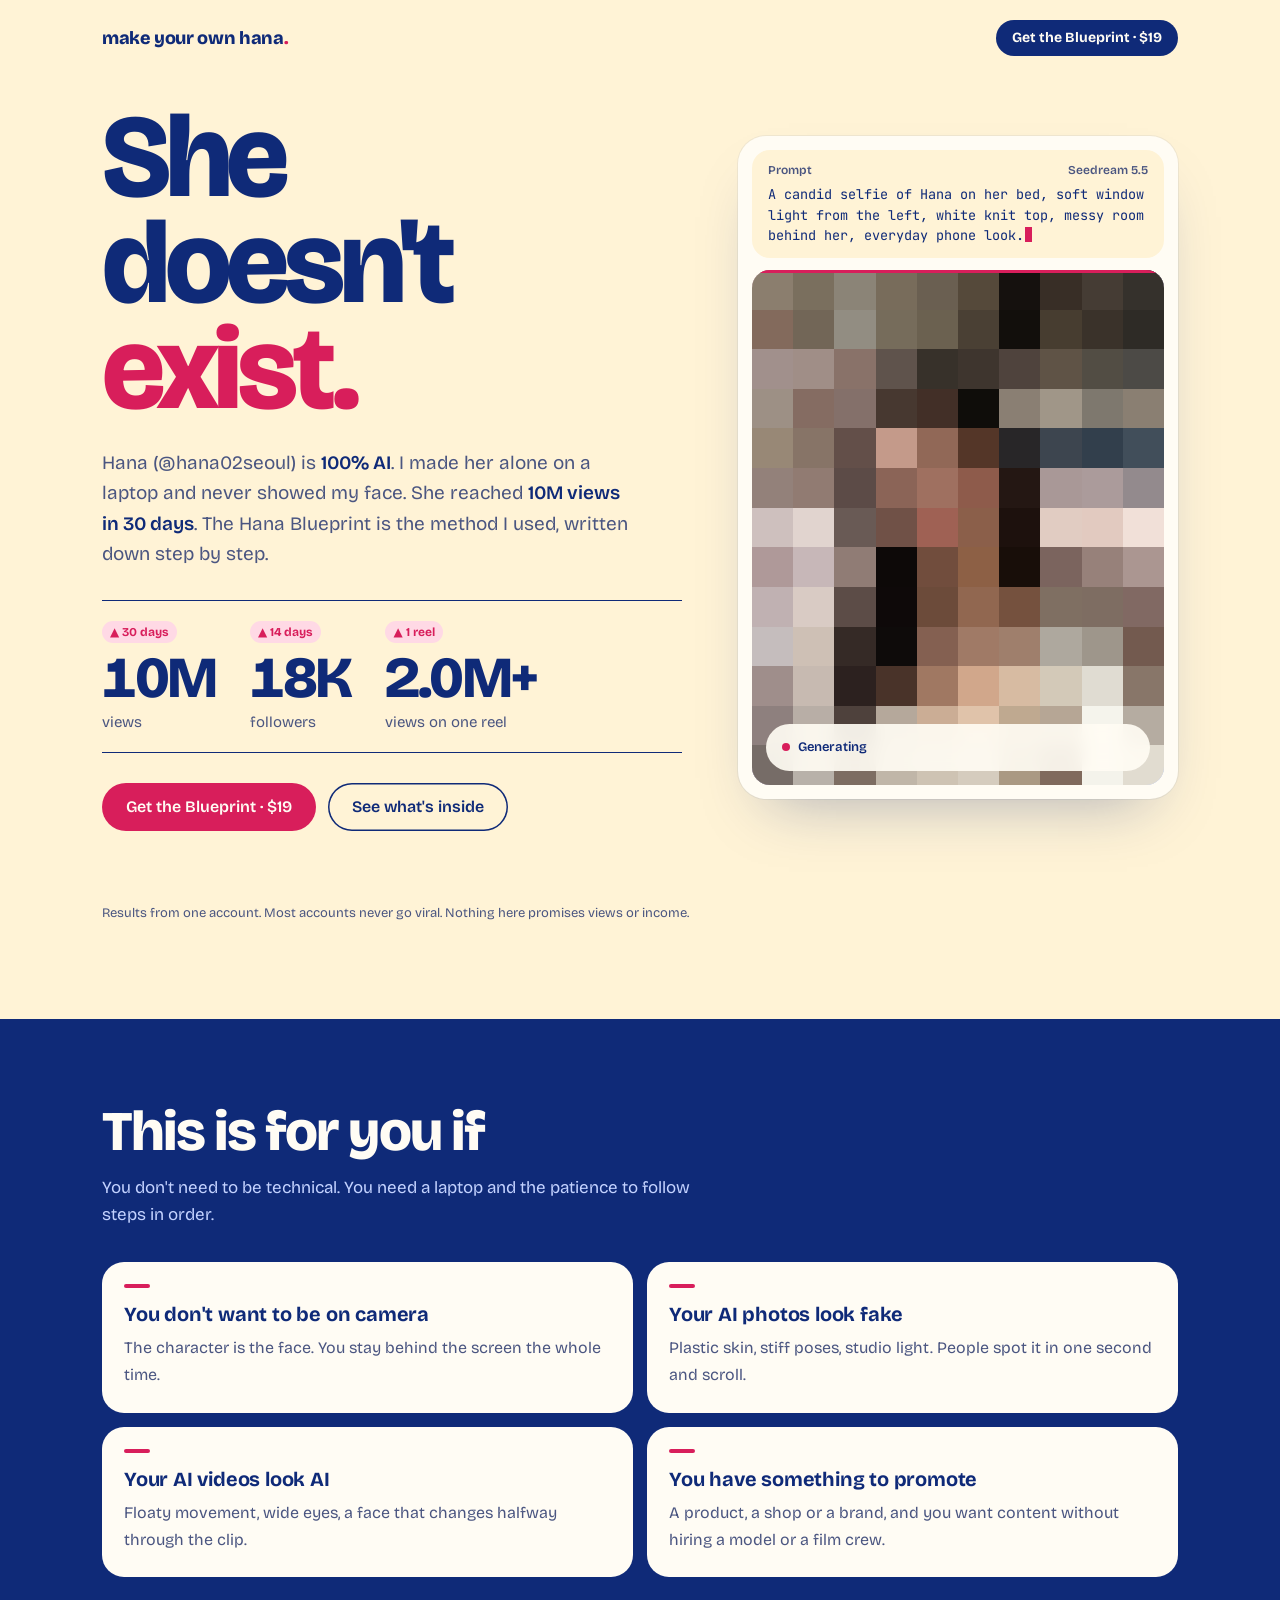
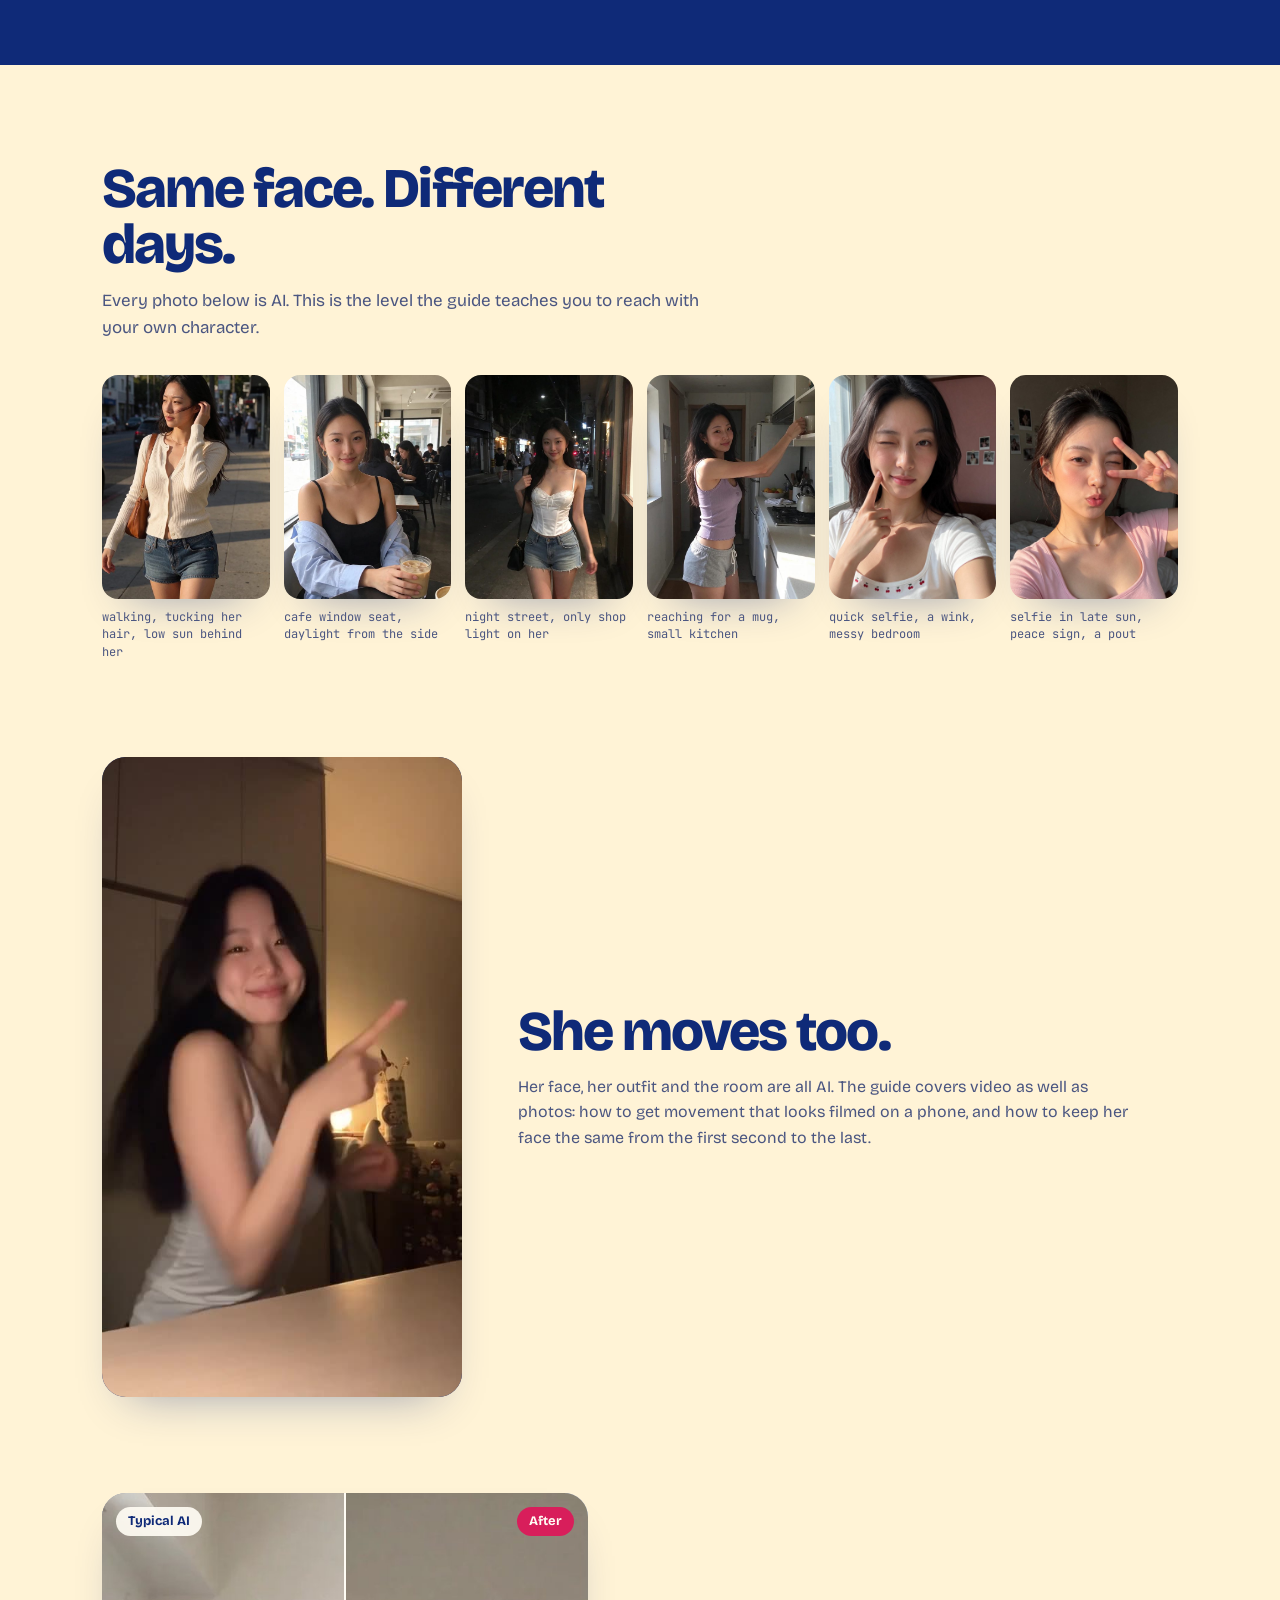
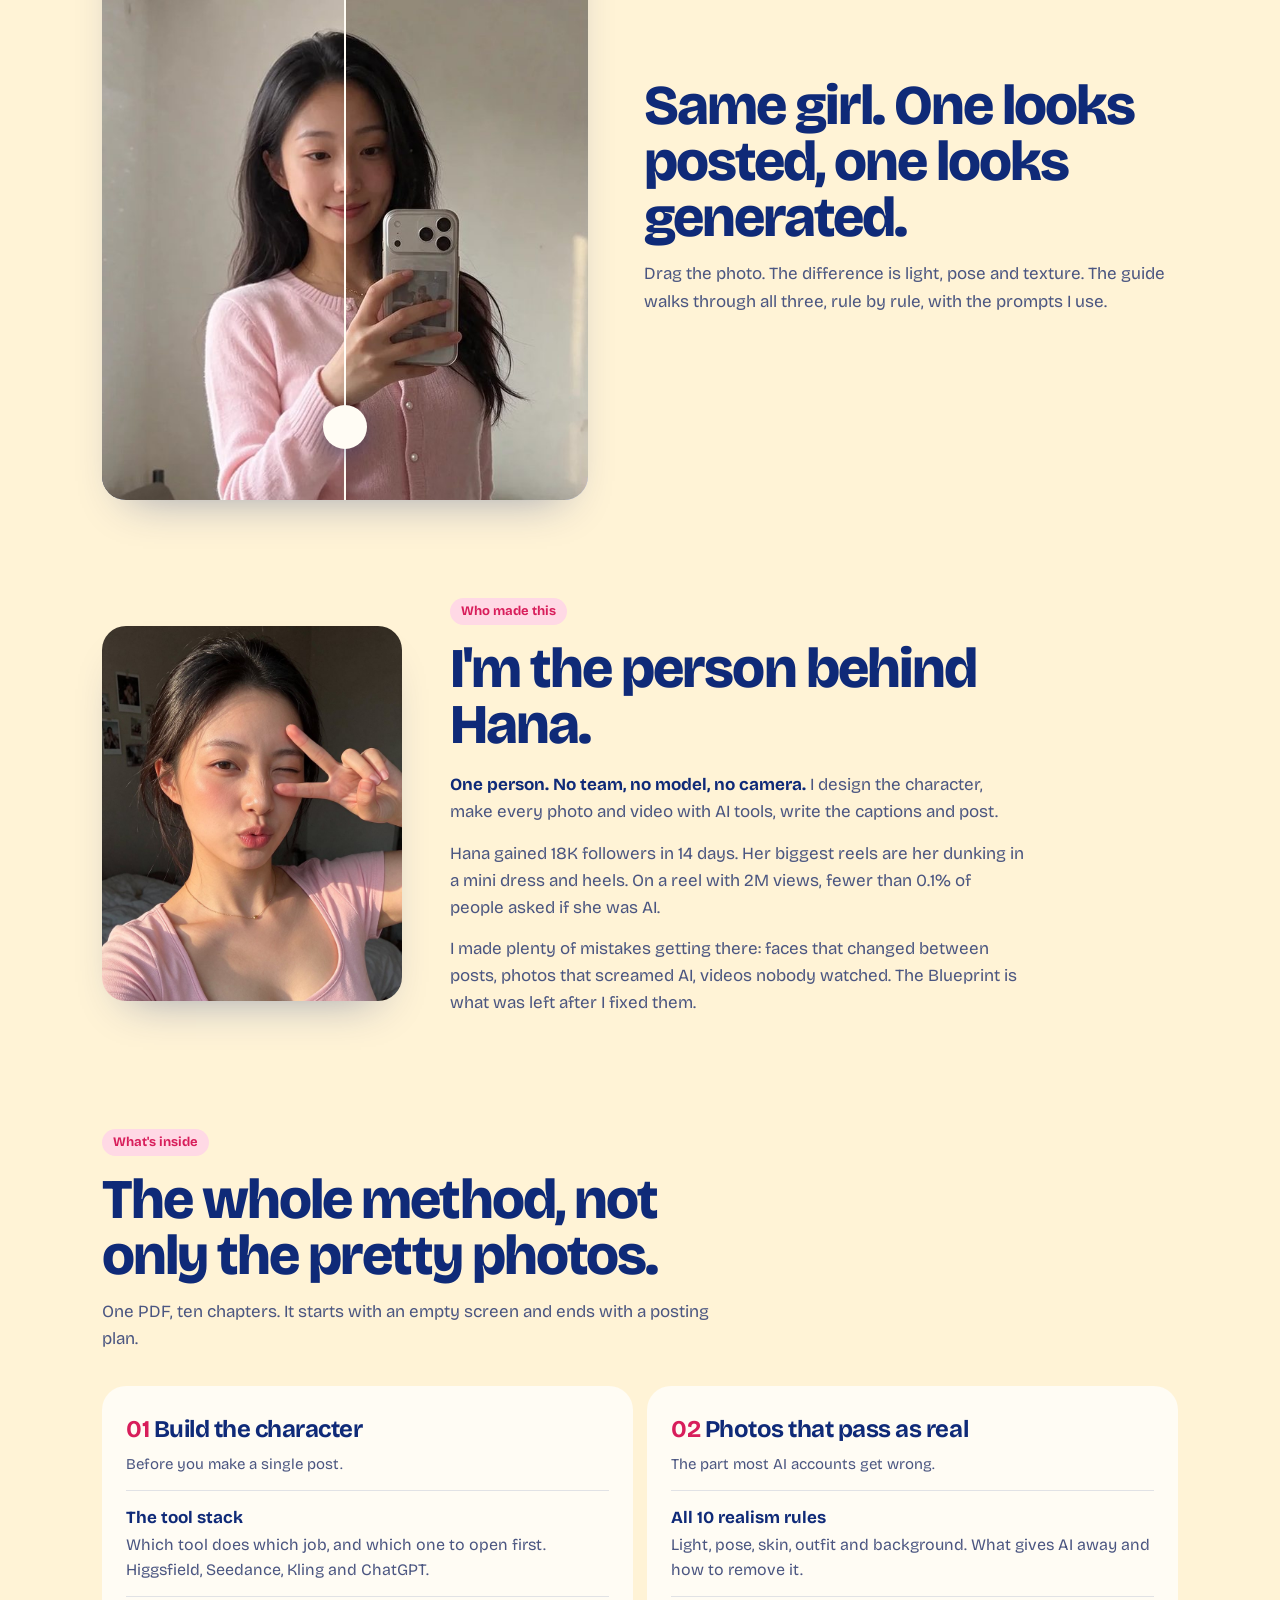
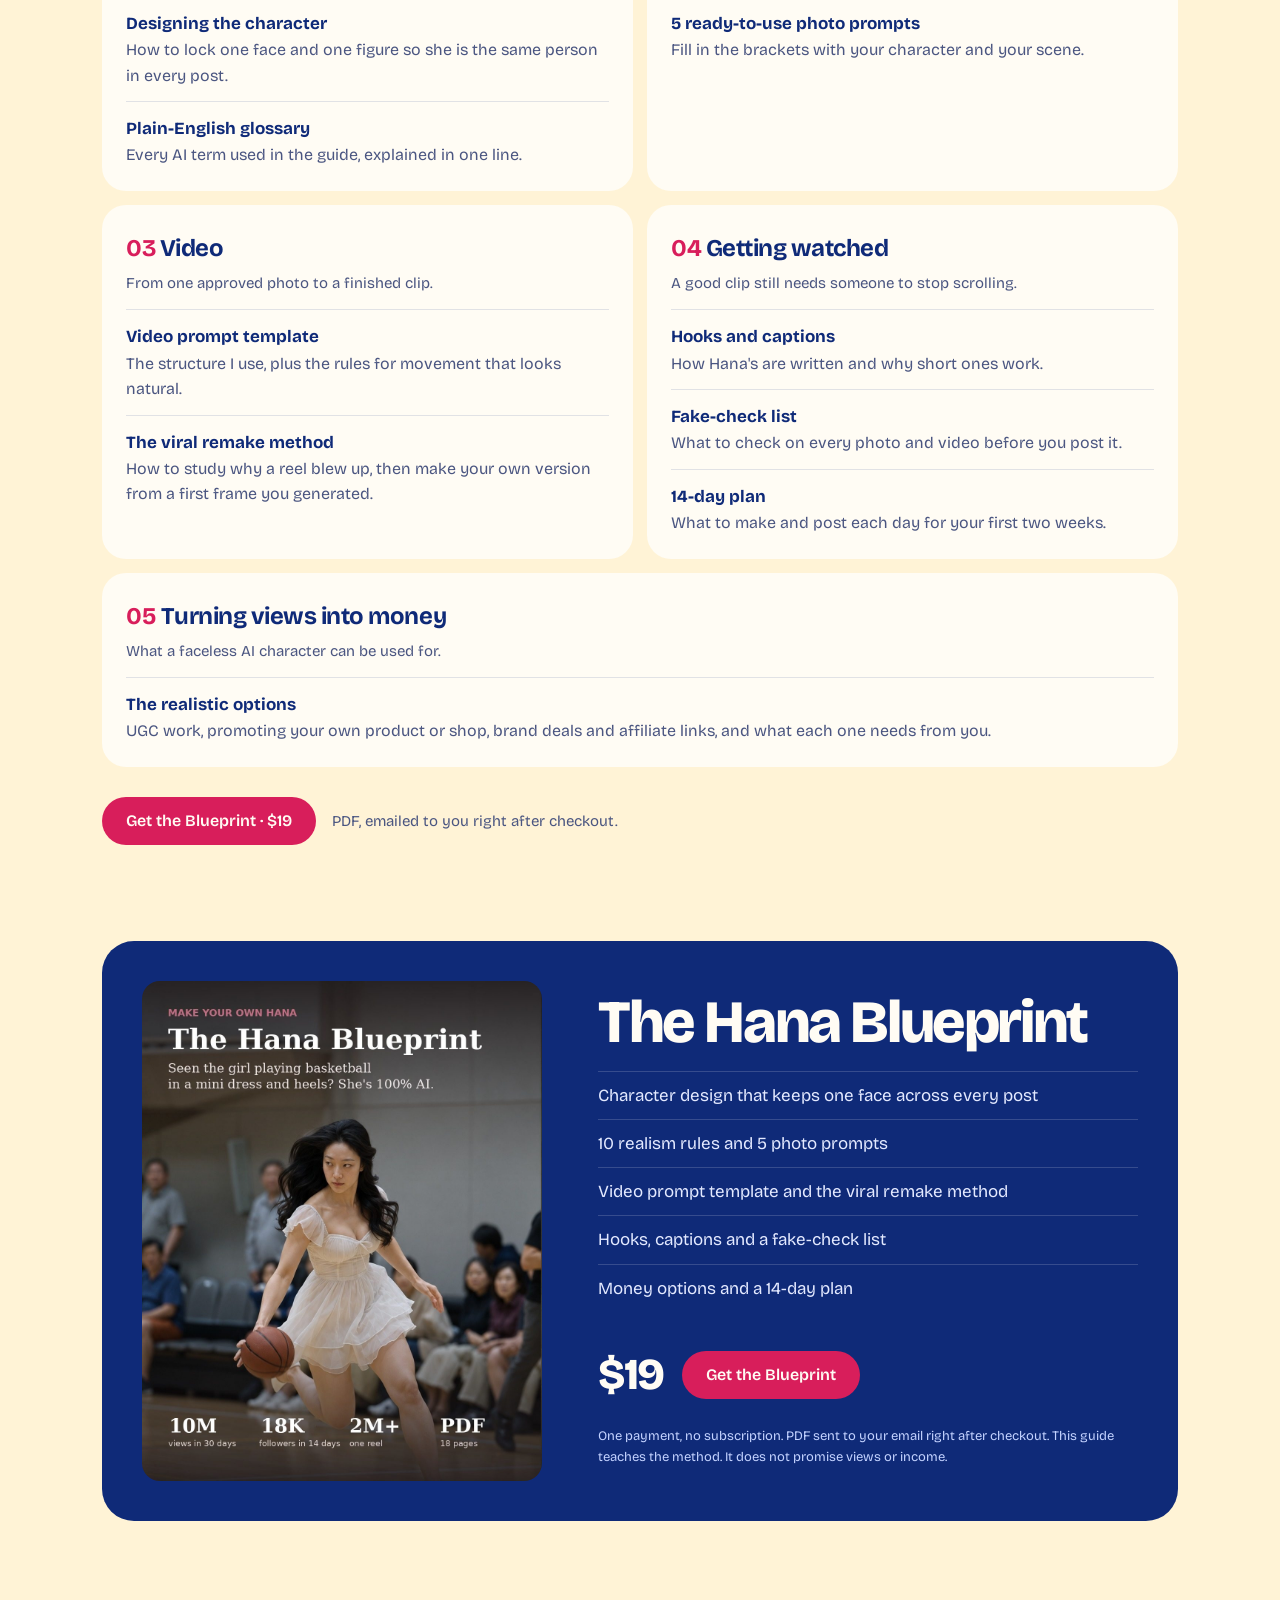
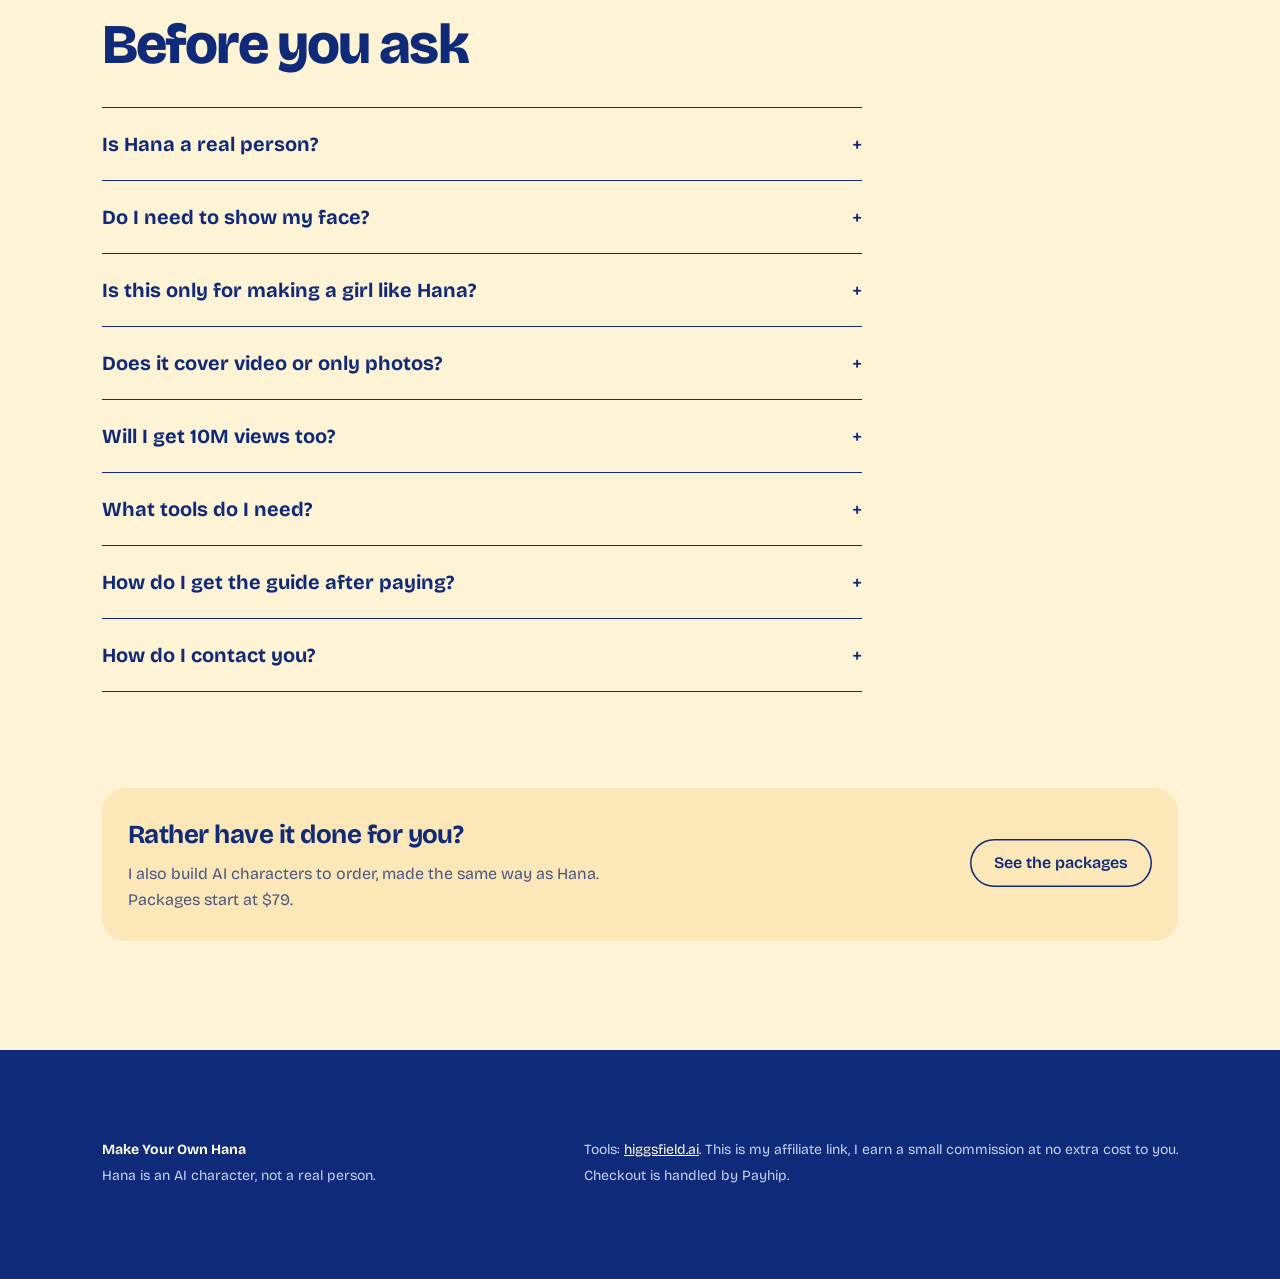
<file: index.html>
<!DOCTYPE html>
<html lang="en">
<head>
<meta charset="utf-8">
<meta name="viewport" content="width=device-width, initial-scale=1">
<title>Hana is AI. This is how I made her · Make Your Own Hana</title>
<meta name="description" content="Hana (@hana02seoul) is a 100% AI character with 10M views in 30 days. The Hana Blueprint is the method behind her: character, photos, video, growth and money.">
<meta property="og:title" content="Hana is AI. This is how I made her">
<meta property="og:description" content="One person, one laptop, never on camera. 10M views in 30 days. The method is in The Hana Blueprint.">
<meta property="og:image" content="https://makeyourownhana.github.io/assets/hana-og-v2.jpg">
<meta property="og:type" content="website">
<meta name="theme-color" content="#fff3d6">
<link rel="preconnect" href="https://fonts.googleapis.com">
<link rel="preconnect" href="https://fonts.gstatic.com" crossorigin>
<link href="https://fonts.googleapis.com/css2?family=Bricolage+Grotesque:opsz,wght@12..96,400;12..96,500;12..96,700;12..96,800&family=JetBrains+Mono:wght@400;500&display=swap" rel="stylesheet">
<link rel="stylesheet" href="style.css?v=6">
</head>
<body>
<div class="wrap">

  <nav class="nav">
    <a class="logo" href="#">make your own hana<i>.</i></a>
    <a class="pill" href="https://payhip.com/b/Blaw1">Get the Blueprint · $19</a>
  </nav>

  <header class="hero">
    <div>
      <h1><span>She</span><span>doesn't</span><span class="ghost">exist.</span></h1>
      <p class="lede">Hana (@hana02seoul) is <b>100% AI</b>. I made her alone on a laptop and never showed my face. She reached <b>10M views in 30 days</b>. The Hana Blueprint is the method I used, written down step by step.</p>
      <div class="live" id="live" aria-label="Hana's Instagram numbers">
        <div class="stat"><span class="up">▲ 30 days</span><b class="num" data-to="10" data-dec="1" data-suf="M">10M</b><i>views</i></div>
        <div class="stat"><span class="up">▲ 14 days</span><b class="num" data-to="18" data-dec="1" data-suf="K">18K</b><i>followers</i></div>
        <div class="stat"><span class="up">▲ 1 reel</span><b class="num" data-to="2" data-dec="1" data-suf="M+">2M+</b><i>views on one reel</i></div>
      </div>
      <div class="ctas">
        <a class="btn btn-main" href="https://payhip.com/b/Blaw1">Get the Blueprint · $19</a>
        <a class="btn btn-line" href="#inside">See what's inside</a>
      </div>
    </div>

    <div class="gen" aria-label="A prompt generating a photo of Hana">
      <div class="gen-prompt">
        <div class="who"><span>Prompt</span><span>Seedream 5.5</span></div>
        <span id="typed"></span><span class="caret" id="caret"></span>
      </div>
      <div class="gen-frame">
        <img id="final" src="assets/hana-hero.jpg" alt="AI-generated selfie of Hana on her bed">
        <canvas id="pix" aria-hidden="true"></canvas>
        <div class="progress" id="prog"></div>
        <div class="gen-bar" id="bar"><span id="status"><i class="dot"></i>Waiting for prompt</span><button class="again" id="again" type="button">Generate again</button></div>
      </div>
    </div>
  </header>

  <p class="fine">Results from one account. Most accounts never go viral. Nothing here promises views or income.</p>

  <section class="sec band">
    <div class="sec-head">
      <h2>This is for you if</h2>
      <p>You don't need to be technical. You need a laptop and the patience to follow steps in order.</p>
    </div>
    <div class="for">
      <div><b>You don't want to be on camera</b><span>The character is the face. You stay behind the screen the whole time.</span></div>
      <div><b>Your AI photos look fake</b><span>Plastic skin, stiff poses, studio light. People spot it in one second and scroll.</span></div>
      <div><b>Your AI videos look AI</b><span>Floaty movement, wide eyes, a face that changes halfway through the clip.</span></div>
      <div><b>You have something to promote</b><span>A product, a shop or a brand, and you want content without hiring a model or a film crew.</span></div>
    </div>
  </section>

  <section class="sec">
    <div class="sec-head">
      <h2>Same face. Different days.</h2>
      <p>Every photo below is AI. This is the level the guide teaches you to reach with your own character.</p>
    </div>
    <div class="strip">
      <figure class="shot" style="margin:0"><img src="assets/hana-g1.jpg" alt="AI photo of Hana walking on a sunny street" loading="lazy"><figcaption>walking, tucking her hair, low sun behind her</figcaption></figure>
      <figure class="shot" style="margin:0"><img src="assets/hana-g2.jpg" alt="AI photo of Hana at a cafe window" loading="lazy"><figcaption>cafe window seat, daylight from the side</figcaption></figure>
      <figure class="shot" style="margin:0"><img src="assets/hana-g3.jpg" alt="AI photo of Hana walking at night" loading="lazy"><figcaption>night street, only shop light on her</figcaption></figure>
      <figure class="shot" style="margin:0"><img src="assets/hana-g4.jpg" alt="AI photo of Hana reaching into a kitchen cabinet" loading="lazy"><figcaption>reaching for a mug, small kitchen</figcaption></figure>
      <figure class="shot" style="margin:0"><img src="assets/hana-wink.jpg" alt="AI selfie of Hana winking" loading="lazy"><figcaption>quick selfie, a wink, messy bedroom</figcaption></figure>
      <figure class="shot" style="margin:0"><img src="assets/hana-peace.jpg" alt="AI selfie of Hana in late sun, peace sign and a pout" loading="lazy"><figcaption>selfie in late sun, peace sign, a pout</figcaption></figure>
    </div>
  </section>

  <section class="sec">
    <div class="vid-wrap">
      <div class="vid"><video src="assets/hana-room-dance.mp4" poster="assets/hana-room-dance.jpg" autoplay muted loop playsinline preload="metadata" aria-label="AI video of Hana dancing in her room"></video></div>
      <div class="sec-head" style="margin:0">
        <h2>She moves too.</h2>
        <p class="vid-note">Her face, her outfit and the room are all AI. The guide covers video as well as photos: how to get movement that looks filmed on a phone, and how to keep her face the same from the first second to the last.</p>
      </div>
    </div>
  </section>

  <section class="sec">
    <div class="ba-wrap">
      <div class="ba" id="ba" style="--x:50%">
        <img class="after" src="assets/hana-after.jpg" alt="After: realistic phone-photo version">
        <img class="before" src="assets/hana-before.jpg" alt="Before: typical AI render">
        <div class="handle"></div>
        <span class="tag l">Typical AI</span><span class="tag r">After</span>
        <input type="range" min="0" max="100" value="50" id="baRange" aria-label="Drag to compare before and after">
      </div>
      <div class="sec-head" style="margin:0">
        <h2>Same girl. One looks posted, one looks generated.</h2>
        <p>Drag the photo. The difference is light, pose and texture. The guide walks through all three, rule by rule, with the prompts I use.</p>
      </div>
    </div>
  </section>

  <section class="sec">
    <div class="about">
      <img src="assets/hana-peace.jpg" alt="AI selfie of Hana" loading="lazy">
      <div>
        <span class="eyebrow">Who made this</span>
        <div class="sec-head" style="margin-bottom:18px"><h2>I'm the person behind Hana.</h2></div>
        <p><b>One person. No team, no model, no camera.</b> I design the character, make every photo and video with AI tools, write the captions and post.</p>
        <p>Hana gained 18K followers in 14 days. Her biggest reels are her dunking in a mini dress and heels. On a reel with 2M views, fewer than 0.1% of people asked if she was AI.</p>
        <p>I made plenty of mistakes getting there: faces that changed between posts, photos that screamed AI, videos nobody watched. The Blueprint is what was left after I fixed them.</p>
      </div>
    </div>
  </section>

  <section class="sec" id="inside">
    <div class="sec-head">
      <span class="eyebrow">What's inside</span>
      <h2>The whole method, not only the pretty photos.</h2>
      <p>One PDF, ten chapters. It starts with an empty screen and ends with a posting plan.</p>
    </div>
    <div class="inside">
      <div class="part">
        <h3><em>01</em> Build the character</h3>
        <p>Before you make a single post.</p>
        <ul>
          <li><b>The tool stack</b>Which tool does which job, and which one to open first. Higgsfield, Seedance, Kling and ChatGPT.</li>
          <li><b>Designing the character</b>How to lock one face and one figure so she is the same person in every post.</li>
          <li><b>Plain-English glossary</b>Every AI term used in the guide, explained in one line.</li>
        </ul>
      </div>
      <div class="part">
        <h3><em>02</em> Photos that pass as real</h3>
        <p>The part most AI accounts get wrong.</p>
        <ul>
          <li><b>All 10 realism rules</b>Light, pose, skin, outfit and background. What gives AI away and how to remove it.</li>
          <li><b>5 ready-to-use photo prompts</b>Fill in the brackets with your character and your scene.</li>
        </ul>
      </div>
      <div class="part">
        <h3><em>03</em> Video</h3>
        <p>From one approved photo to a finished clip.</p>
        <ul>
          <li><b>Video prompt template</b>The structure I use, plus the rules for movement that looks natural.</li>
          <li><b>The viral remake method</b>How to study why a reel blew up, then make your own version from a first frame you generated.</li>
        </ul>
      </div>
      <div class="part">
        <h3><em>04</em> Getting watched</h3>
        <p>A good clip still needs someone to stop scrolling.</p>
        <ul>
          <li><b>Hooks and captions</b>How Hana's are written and why short ones work.</li>
          <li><b>Fake-check list</b>What to check on every photo and video before you post it.</li>
          <li><b>14-day plan</b>What to make and post each day for your first two weeks.</li>
        </ul>
      </div>
      <div class="part wide">
        <h3><em>05</em> Turning views into money</h3>
        <p>What a faceless AI character can be used for.</p>
        <ul>
          <li><b>The realistic options</b>UGC work, promoting your own product or shop, brand deals and affiliate links, and what each one needs from you.</li>
        </ul>
      </div>
    </div>
    <div class="midcta">
      <a class="btn btn-main" href="https://payhip.com/b/Blaw1">Get the Blueprint · $19</a>
      <span>PDF, emailed to you right after checkout.</span>
    </div>
  </section>

  <section class="sec" id="guide">
    <div class="offer">
      <img src="assets/hana-blueprint.jpg" alt="The Hana Blueprint cover" loading="lazy">
      <div>
        <h2>The Hana Blueprint</h2>
        <ul>
          <li>Character design that keeps one face across every post</li>
          <li>10 realism rules and 5 photo prompts</li>
          <li>Video prompt template and the viral remake method</li>
          <li>Hooks, captions and a fake-check list</li>
          <li>Money options and a 14-day plan</li>
        </ul>
        <div class="buy"><span class="price">$19</span><a class="btn btn-main" href="https://payhip.com/b/Blaw1">Get the Blueprint</a></div>
        <small>One payment, no subscription. PDF sent to your email right after checkout. This guide teaches the method. It does not promise views or income.</small>
      </div>
    </div>
  </section>

  <section class="sec faq">
    <div class="sec-head"><h2>Before you ask</h2></div>
    <details><summary>Is Hana a real person?</summary><p>No. Hana is fully AI-generated, and her Instagram is labelled as AI.</p></details>
    <details><summary>Do I need to show my face?</summary><p>No. That's the point. The character is the face.</p></details>
    <details><summary>Is this only for making a girl like Hana?</summary><p>No. The same steps work for any character: a man, a mascot, a presenter for your shop or brand. Hana is the example because her numbers are real.</p></details>
    <details><summary>Does it cover video or only photos?</summary><p>Both. Photos come first because every video starts from an approved photo, then the guide moves on to video prompts and movement.</p></details>
    <details><summary>Will I get 10M views too?</summary><p>Nobody can promise that. Hana's numbers come from one account, and most accounts never go viral. What you get is the method and the mistakes to avoid.</p></details>
    <details><summary>What tools do I need?</summary><p>Higgsfield for photos and videos, and ChatGPT for the first face design. Both are paid tools. Check current prices yourself before you buy.</p></details>
    <details><summary>How do I get the guide after paying?</summary><p>Checkout runs on Payhip. The PDF is emailed to you automatically right after payment.</p></details>
    <details><summary>How do I contact you?</summary><p>Email <a href="mailto:hana02seoul@gmail.com">hana02seoul@gmail.com</a>.</p></details>
  </section>

  <section class="sec">
    <div class="done">
      <div>
        <h2>Rather have it done for you?</h2>
        <p>I also build AI characters to order, made the same way as Hana. Packages start at $79.</p>
      </div>
      <a class="btn btn-line" href="services.html">See the packages</a>
    </div>
  </section>

  <footer class="band">
    <div>
      <p><b>Make Your Own Hana</b></p>
      <p>Hana is an AI character, not a real person.</p>
    </div>
    <div>
      <p>Tools: <a href="https://higgsfield.ai?fpr=alittleai">higgsfield.ai</a>. This is my affiliate link, I earn a small commission at no extra cost to you.</p>
      <p>Checkout is handled by Payhip.</p>
    </div>
  </footer>

</div>
<div class="stick"><span>The Hana Blueprint · $19</span><a href="https://payhip.com/b/Blaw1">Get it</a></div>
<script src="site.js?v=4"></script>
</body>
</html>
</file>
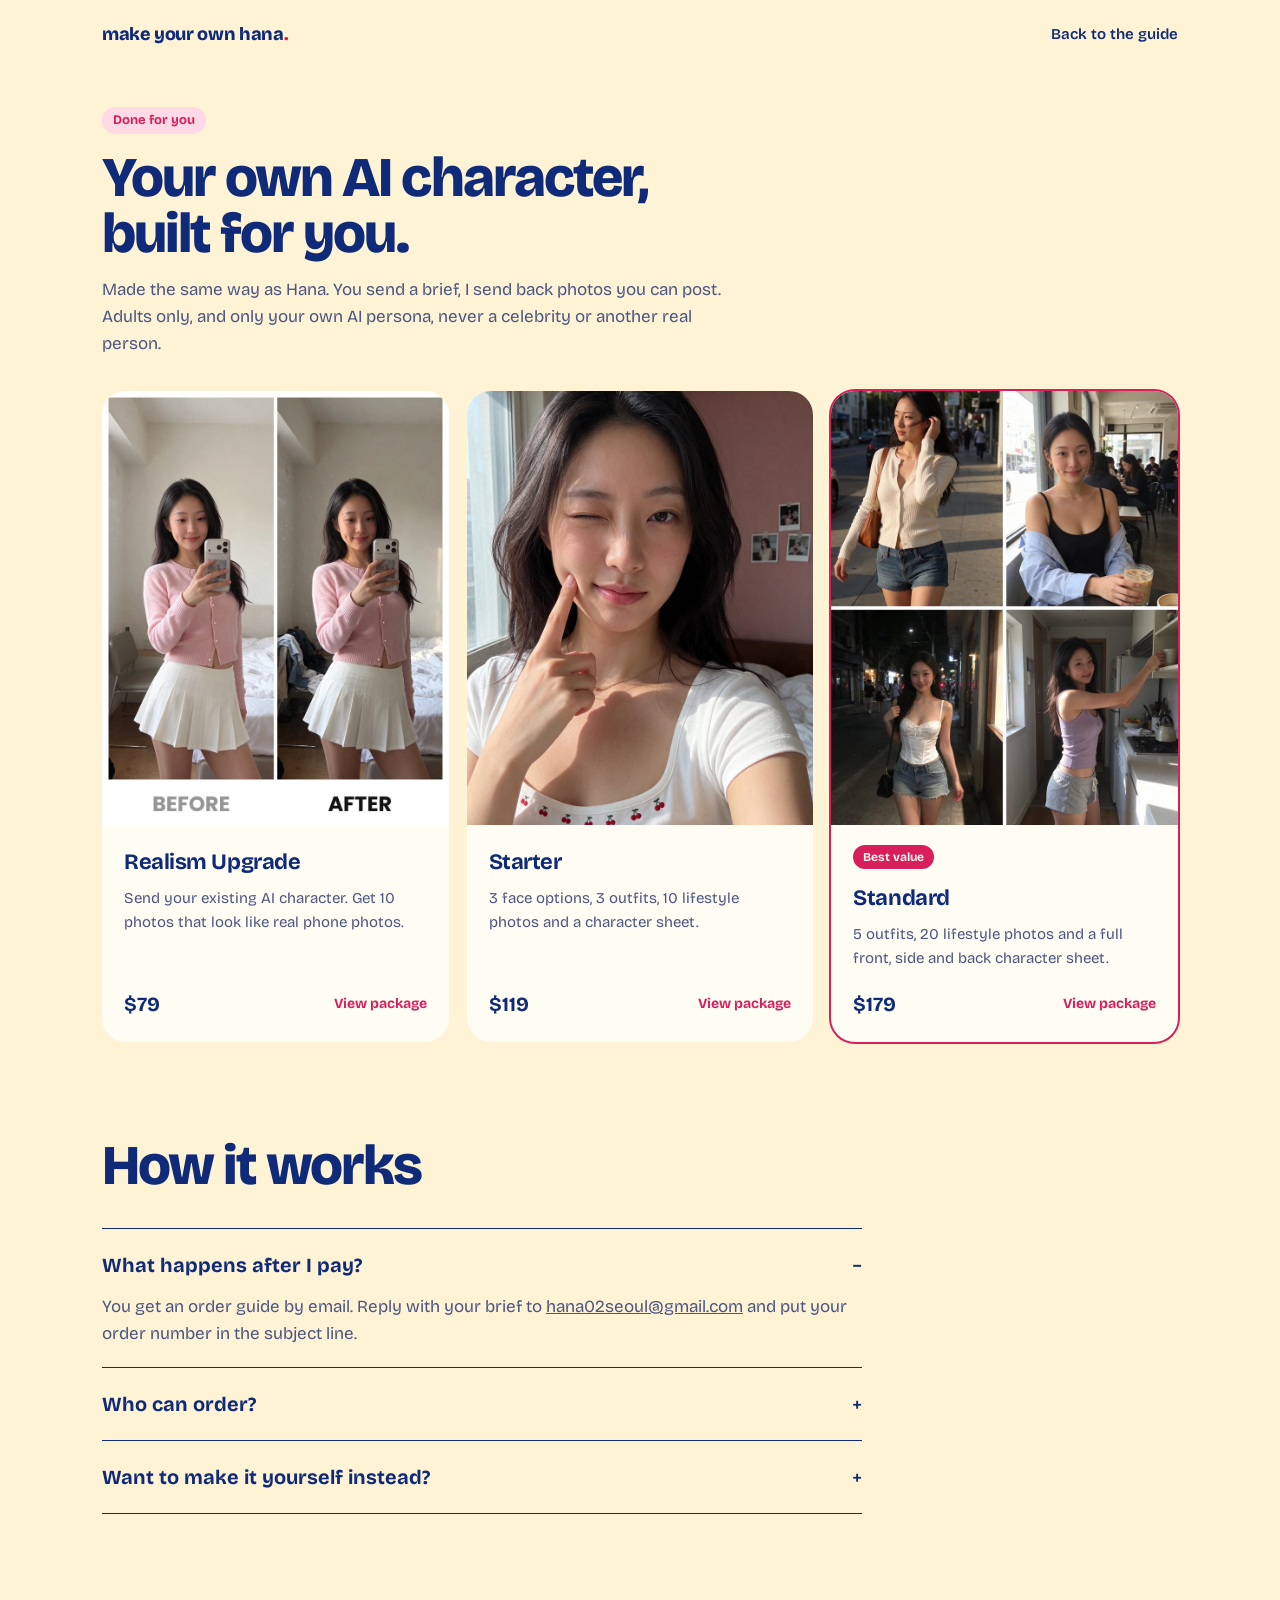
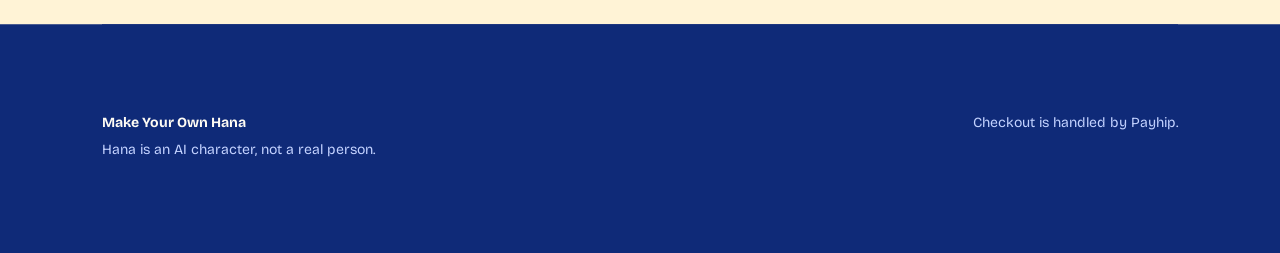
<file: services.html>
<!DOCTYPE html>
<html lang="en">
<head>
<meta charset="utf-8">
<meta name="viewport" content="width=device-width, initial-scale=1">
<title>Your own AI character, built for you · Make Your Own Hana</title>
<meta name="description" content="Have your own AI character built the same way as Hana. Packages from $79.">
<meta property="og:title" content="Your own AI character, built for you">
<meta property="og:description" content="Made the same way as Hana (10M views in 30 days). Packages from $79.">
<meta property="og:image" content="https://makeyourownhana.github.io/assets/hana-og-v2.jpg">
<meta name="theme-color" content="#fff3d6">
<link rel="preconnect" href="https://fonts.googleapis.com">
<link rel="preconnect" href="https://fonts.gstatic.com" crossorigin>
<link href="https://fonts.googleapis.com/css2?family=Bricolage+Grotesque:opsz,wght@12..96,400;12..96,500;12..96,700;12..96,800&family=JetBrains+Mono:wght@400;500&display=swap" rel="stylesheet">
<link rel="stylesheet" href="style.css?v=6">
</head>
<body>
<div class="wrap">

  <nav class="nav">
    <a class="logo" href="./">make your own hana<i>.</i></a>
    <a class="small" href="./">Back to the guide</a>
  </nav>

  <section class="sec" style="padding-top:36px">
    <div class="sec-head">
      <span class="eyebrow">Done for you</span>
      <h2>Your own AI character, built for you.</h2>
      <p>Made the same way as Hana. You send a brief, I send back photos you can post. Adults only, and only your own AI persona, never a celebrity or another real person.</p>
    </div>
    <div class="pkgs">
      <a class="pkg" href="https://payhip.com/b/854OE">
        <img src="assets/hana-realism-v2.jpg" alt="Realism upgrade before and after" loading="lazy">
        <div class="body"><h3>Realism Upgrade</h3><p>Send your existing AI character. Get 10 photos that look like real phone photos.</p><div class="row">$79 <span>View package</span></div></div>
      </a>
      <a class="pkg" href="https://payhip.com/b/GBrcQ">
        <img src="assets/hana-wink.jpg" alt="Starter package example" loading="lazy">
        <div class="body"><h3>Starter</h3><p>3 face options, 3 outfits, 10 lifestyle photos and a character sheet.</p><div class="row">$119 <span>View package</span></div></div>
      </a>
      <a class="pkg best" href="https://payhip.com/b/8gdJG">
        <img src="assets/hana-standard-v2.jpg" alt="Standard package example" loading="lazy">
        <div class="body"><span class="flag">Best value</span><h3>Standard</h3><p>5 outfits, 20 lifestyle photos and a full front, side and back character sheet.</p><div class="row">$179 <span>View package</span></div></div>
      </a>
    </div>
  </section>

  <section class="sec faq">
    <div class="sec-head"><h2>How it works</h2></div>
    <details open><summary>What happens after I pay?</summary><p>You get an order guide by email. Reply with your brief to <a href="mailto:hana02seoul@gmail.com">hana02seoul@gmail.com</a> and put your order number in the subject line.</p></details>
    <details><summary>Who can order?</summary><p>Adults only. I build your own AI persona. I don't make celebrities or copies of other real people.</p></details>
    <details><summary>Want to make it yourself instead?</summary><p><a href="./">The Hana Blueprint</a> is the method I use, for $19.</p></details>
  </section>

  <footer class="band">
    <div>
      <p><b>Make Your Own Hana</b></p>
      <p>Hana is an AI character, not a real person.</p>
    </div>
    <div><p>Checkout is handled by Payhip.</p></div>
  </footer>

</div>
</body>
</html>
</file>
<file: style.css>
:root{
  --pearl:#fff3d6; --plum:#0f2a78; --cherry:#d81e5b; --lilac:#c3d2ff; --petal:#ffd9e5; --slate:#4b5681;
  --white:#fffcf4; --cream2:#fbe7b8;
  --sans:"Bricolage Grotesque",system-ui,sans-serif; --mono:"JetBrains Mono",ui-monospace,monospace;
}
*{box-sizing:border-box}
html{scroll-behavior:smooth}
body{margin:0;background:var(--pearl);color:var(--plum);font:17px/1.6 var(--sans);font-optical-sizing:auto;-webkit-font-smoothing:antialiased}
img{display:block;max-width:100%}
a{color:inherit}
:focus-visible{outline:3px solid var(--cherry);outline-offset:3px;border-radius:6px}
.wrap{max-width:1120px;margin:0 auto;padding:0 22px}

/* buttons */
.btn{display:inline-flex;align-items:center;gap:8px;font:600 16px/1 var(--sans);text-decoration:none;padding:16px 24px;border-radius:999px;border:0;cursor:pointer}
.btn-main{background:var(--plum);color:var(--white)}
.btn-main:hover{background:var(--cherry)}
.btn-line{background:transparent;color:var(--plum);box-shadow:inset 0 0 0 1.5px var(--plum)}
.btn-line:hover{box-shadow:inset 0 0 0 1.5px var(--cherry);color:var(--cherry)}

/* nav */
.nav{display:flex;justify-content:space-between;align-items:center;padding:20px 0}
.logo{font-weight:800;font-size:18px;letter-spacing:-.02em;text-decoration:none}
.logo i{font-style:normal;color:var(--cherry)}
.nav a.small{font-size:15px;font-weight:600;text-decoration:none}

/* hero */
.hero{display:grid;grid-template-columns:1fr 440px;gap:56px;align-items:center;padding:28px 0 72px}
.hero h1{font-size:clamp(56px,9.2vw,124px);font-weight:800;line-height:.9;letter-spacing:-.045em;margin:0 0 26px}
.hero h1 span{display:block}
.hero h1 .ghost{color:var(--cherry)}
.lede{font-size:19px;color:var(--slate);max-width:28em;margin:0 0 30px}
.lede b{color:var(--plum);font-weight:600}
.ctas{display:flex;gap:12px;flex-wrap:wrap}

/* generator card */
.gen{background:var(--white);border-radius:28px;padding:14px;box-shadow:0 30px 60px -30px rgba(15,42,120,.35),0 0 0 1px rgba(15,42,120,.06)}
.gen-prompt{background:var(--pearl);border-radius:18px;padding:14px 16px 12px;font:13.5px/1.55 var(--mono);color:var(--plum);min-height:108px}
.gen-prompt .who{font:600 12px/1 var(--sans);color:var(--slate);margin-bottom:8px;display:flex;justify-content:space-between}
.caret{display:inline-block;width:7px;height:15px;background:var(--cherry);vertical-align:-2px;margin-left:1px;animation:blink 1s steps(1) infinite}
@keyframes blink{50%{opacity:0}}
.gen-frame{position:relative;margin-top:12px;border-radius:18px;overflow:hidden;aspect-ratio:4/5;background:linear-gradient(135deg,var(--petal),var(--lilac))}
.gen-frame canvas,.gen-frame img{position:absolute;inset:0;width:100%;height:100%;object-fit:cover}
.gen-frame canvas{image-rendering:pixelated;background:linear-gradient(135deg,var(--petal),var(--lilac))}
.gen-bar{position:absolute;left:14px;right:14px;bottom:14px;display:flex;justify-content:space-between;align-items:center;background:rgba(255,252,244,.92);backdrop-filter:blur(8px);border-radius:999px;padding:8px 8px 8px 16px;font:600 13px/1 var(--sans)}
.gen-bar .dot{width:8px;height:8px;border-radius:50%;background:var(--cherry);display:inline-block;margin-right:8px}
.gen-bar.done .dot{background:#2fae73}
.again{font:600 13px/1 var(--sans);border:0;background:var(--plum);color:var(--white);border-radius:999px;padding:9px 14px;cursor:pointer;visibility:hidden}
.gen-bar.done .again{visibility:visible}
.progress{position:absolute;left:0;top:0;height:3px;background:var(--cherry);width:0}

/* proof line */
.proof{border-top:1.5px solid var(--plum);border-bottom:1.5px solid var(--plum);padding:22px 0;display:flex;flex-wrap:wrap;gap:8px 40px;align-items:baseline}
.proof p{margin:0;font-size:clamp(20px,2.6vw,28px);font-weight:500;letter-spacing:-.01em}
.proof p strong{font-weight:800}
.proof small{display:block;flex-basis:100%;color:var(--slate);font-size:13px}

/* sections */
.sec{padding:96px 0 0}
.sec-head{max-width:620px;margin-bottom:34px}
.sec-head h2{font-size:clamp(34px,5vw,56px);font-weight:800;letter-spacing:-.035em;line-height:1;margin:0 0 14px}
.sec-head p{color:var(--slate);margin:0}
.free{display:inline-block;font:700 13px/1 var(--sans);background:var(--petal);color:var(--cherry);padding:7px 11px;border-radius:999px;margin-bottom:16px}

/* gallery: photo + the line that made it */
.strip{display:grid;grid-template-columns:repeat(6,1fr);gap:14px}
.shot figcaption{font:12px/1.45 var(--mono);color:var(--slate);margin-top:10px}
.shot img{border-radius:16px;aspect-ratio:3/4;object-fit:cover;width:100%}

/* video */
.vid-wrap{display:grid;grid-template-columns:360px 1fr;gap:56px;align-items:center}
.vid{border-radius:24px;overflow:hidden;aspect-ratio:9/16;background:var(--plum);box-shadow:0 30px 60px -30px rgba(15,42,120,.35)}
.vid video{display:block;width:100%;height:100%;object-fit:cover}
.vid-note{color:var(--slate);font-size:16px;margin:0}

/* steps */
.steps{list-style:none;margin:0;padding:0;counter-reset:s;display:grid;grid-template-columns:repeat(5,1fr);gap:14px}
.steps li{counter-increment:s;background:var(--white);border-radius:22px;padding:22px 20px 24px}
.steps li::before{content:counter(s);display:grid;place-items:center;width:34px;height:34px;border-radius:50%;background:var(--plum);color:var(--white);font-weight:700;font-size:15px;margin-bottom:18px}
.steps b{display:block;font-size:18px;line-height:1.2;margin-bottom:8px;letter-spacing:-.01em}
.steps span{color:var(--slate);font-size:15px;line-height:1.5}

/* rules */
.rules{display:grid;grid-template-columns:repeat(3,1fr);gap:0;border-top:1.5px solid var(--plum)}
.rule{padding:24px 24px 26px 0}
.rule+.rule{padding-left:24px;border-left:1px solid rgba(15,42,120,.15)}
.rule h3{margin:0 0 8px;font-size:22px;letter-spacing:-.02em}
.rule p{margin:0;color:var(--slate);font-size:16px}
.prompt{background:var(--plum);color:#eef2ff;border-radius:22px;margin-top:28px;overflow:hidden}
.prompt-head{display:flex;justify-content:space-between;align-items:center;padding:14px 16px 14px 22px;font-size:14px;color:var(--lilac)}
.copy{font:600 14px/1 var(--sans);background:var(--petal);color:var(--plum);border:0;border-radius:999px;padding:10px 16px;cursor:pointer}
.prompt pre{margin:0;padding:4px 22px 24px;white-space:pre-wrap;font:14px/1.7 var(--mono)}

/* before / after */
.ba-wrap{display:grid;grid-template-columns:1fr 1.1fr;gap:56px;align-items:center}
.ba{position:relative;border-radius:24px;overflow:hidden;aspect-ratio:4/5;width:100%;max-width:520px;user-select:none;touch-action:pan-y;background:var(--lilac)}
.ba img{position:absolute;inset:0;width:100%;height:100%;object-fit:cover;object-position:50% 18%}
.ba .before{clip-path:inset(0 calc(100% - var(--x,50%)) 0 0)}
.ba .handle{position:absolute;top:0;bottom:0;left:var(--x,50%);width:2px;background:var(--white);transform:translateX(-1px)}
.ba .handle::after{content:"";position:absolute;top:88%;left:50%;width:44px;height:44px;margin:-22px 0 0 -22px;border-radius:50%;background:var(--white);box-shadow:0 6px 20px rgba(15,42,120,.3)}
.ba .tag{position:absolute;top:14px;font:700 13px/1 var(--sans);background:rgba(255,252,244,.92);padding:8px 12px;border-radius:999px}
.ba .tag.l{left:14px}.ba .tag.r{right:14px;background:var(--cherry);color:var(--white)}
.ba input{position:absolute;inset:0;width:100%;height:100%;opacity:0;cursor:ew-resize;margin:0}

/* offer */
.offer{display:grid;grid-template-columns:400px 1fr;gap:56px;align-items:center;background:var(--plum);color:var(--white);border-radius:32px;padding:40px}
.offer img{border-radius:18px;width:100%}
.offer h2{font-size:clamp(36px,5vw,60px);font-weight:800;letter-spacing:-.04em;line-height:.95;margin:0 0 20px}
.offer ul{margin:0 0 28px;padding:0;list-style:none}
.offer li{padding:10px 0;border-top:1px solid rgba(255,255,255,.16);color:#e3e9ff}
.buy{display:flex;align-items:center;gap:18px;flex-wrap:wrap}
.price{font-size:44px;font-weight:800;letter-spacing:-.03em}
.offer .btn-main{background:var(--cherry)}
.offer .btn-main:hover{background:var(--white);color:var(--plum)}
.offer small{display:block;margin-top:16px;color:var(--lilac);font-size:13px}

/* packages */
.pkgs{display:grid;grid-template-columns:repeat(3,1fr);gap:18px}
.pkg{background:var(--white);border-radius:24px;overflow:hidden;text-decoration:none;display:flex;flex-direction:column}
.pkg img{aspect-ratio:4/5;object-fit:cover;width:100%}
.pkg .body{padding:20px 22px 22px;display:flex;flex-direction:column;flex:1}
.pkg h3{margin:0 0 6px;font-size:22px;letter-spacing:-.02em}
.pkg p{margin:0 0 18px;color:var(--slate);font-size:15px;flex:1}
.pkg .row{display:flex;justify-content:space-between;align-items:center;font-weight:700;font-size:20px}
.pkg .row span{font-size:14px;color:var(--cherry)}
.pkg:hover .row span{text-decoration:underline}
.pkg.best{box-shadow:0 0 0 2px var(--cherry)}
.pkg .flag{align-self:flex-start;font:700 12px/1 var(--sans);background:var(--cherry);color:var(--white);padding:6px 10px;border-radius:999px;margin-bottom:12px}

/* faq */
.faq{max-width:760px}
.faq details{border-top:1.5px solid var(--plum);padding:20px 0}
.faq details:last-of-type{border-bottom:1.5px solid var(--plum)}
.faq summary{cursor:pointer;font-weight:700;font-size:20px;list-style:none;display:flex;justify-content:space-between;gap:20px}
.faq summary::-webkit-details-marker{display:none}
.faq summary::after{content:"+";font-weight:500}
.faq details[open] summary::after{content:"−"}
.faq p{color:var(--slate);margin:12px 0 0}

footer{margin-top:110px;padding:40px 0 56px;border-top:1.5px solid var(--plum);font-size:14px;color:var(--slate);display:flex;justify-content:space-between;gap:24px;flex-wrap:wrap}
footer p{margin:4px 0}
footer b{color:var(--plum)}

@media (max-width:900px){
  .hero{grid-template-columns:1fr;gap:36px;padding-bottom:56px}
  .gen{max-width:460px}
  .strip{grid-template-columns:repeat(6,62%);overflow-x:auto;scroll-snap-type:x mandatory;padding-bottom:6px}
  .shot{scroll-snap-align:start}
  .vid-wrap{grid-template-columns:1fr;gap:24px}
  .vid{max-width:360px}
  .steps{grid-template-columns:1fr}
  .rules{grid-template-columns:1fr}
  .rule,.rule+.rule{padding:20px 0;border-left:0;border-top:1px solid rgba(15,42,120,.15)}
  .rule:first-child{border-top:0}
  .ba-wrap,.offer{grid-template-columns:1fr;gap:28px}
  .offer{padding:22px;border-radius:26px}
  .pkgs{grid-template-columns:1fr}
  .sec{padding-top:72px}
  body{font-size:16px}
}
@media (prefers-reduced-motion:reduce){
  html{scroll-behavior:auto}
  .caret{animation:none}
}

/* v2: single-offer layout */
.nav .pill{font:700 14px/1 var(--sans);text-decoration:none;background:var(--plum);color:var(--white);padding:11px 16px;border-radius:999px}
.nav .pill:hover{background:var(--cherry)}
.eyebrow{display:inline-block;font:700 13px/1 var(--sans);background:var(--petal);color:var(--cherry);padding:7px 11px;border-radius:999px;margin-bottom:16px}
.for{display:grid;grid-template-columns:repeat(2,1fr);gap:14px}
.for div{background:var(--white);border-radius:22px;padding:22px 22px 24px}
.for b{display:block;font-size:20px;line-height:1.2;letter-spacing:-.01em;margin-bottom:8px}
.for span{color:var(--slate);font-size:16px}
.about{display:grid;grid-template-columns:300px 1fr;gap:48px;align-items:center}
.about img{border-radius:24px;aspect-ratio:4/5;object-fit:cover;width:100%}
.about p{color:var(--slate);margin:0 0 14px;max-width:34em}
.about p b{color:var(--plum)}
.inside{display:grid;grid-template-columns:repeat(2,1fr);gap:14px}
.part{background:var(--white);border-radius:24px;padding:24px 24px 10px}
.part.wide{grid-column:1/-1}
.part h3{margin:0 0 4px;font-size:24px;letter-spacing:-.02em}
.part>p{margin:0 0 14px;color:var(--slate);font-size:15px}
.part ul{list-style:none;margin:0;padding:0}
.part li{padding:13px 0;border-top:1px solid rgba(15,42,120,.12);font-size:16px;color:var(--slate)}
.part li b{display:block;color:var(--plum);font-size:17px}
.midcta{margin-top:30px;display:flex;align-items:center;gap:16px;flex-wrap:wrap}
.midcta span{color:var(--slate);font-size:15px}
.done{background:var(--white);border-radius:24px;padding:26px 26px 28px;display:flex;justify-content:space-between;align-items:center;gap:20px;flex-wrap:wrap}
.done h2{margin:0 0 6px;font-size:26px;letter-spacing:-.02em}
.done p{margin:0;color:var(--slate);font-size:16px;max-width:32em}
.stick{display:none}
@media (max-width:900px){
  .for,.inside{grid-template-columns:1fr}
  .about{grid-template-columns:1fr;gap:24px}
  .about img{max-width:300px}
  .stick{display:flex;position:fixed;left:10px;right:10px;bottom:10px;z-index:20;justify-content:space-between;align-items:center;gap:12px;background:var(--plum);color:var(--white);border-radius:999px;padding:8px 8px 8px 20px;font:700 15px/1.2 var(--sans);box-shadow:0 14px 34px -10px rgba(15,42,120,.55)}
  .stick a{background:var(--cherry);color:var(--white);text-decoration:none;border-radius:999px;padding:13px 18px;white-space:nowrap}
  footer{padding-bottom:110px}
}

.nav .pill{white-space:nowrap}
@media (max-width:900px){.nav .pill{font-size:13px;padding:10px 13px}}

/* live counters */
.live{display:grid;grid-template-columns:repeat(3,auto);justify-content:start;gap:10px 34px;margin:0 0 30px;padding:20px 0;border-top:1.5px solid var(--plum);border-bottom:1.5px solid var(--plum)}
.stat{display:flex;flex-direction:column;gap:6px;min-width:0}
.stat .num{font-size:clamp(34px,5.4vw,58px);font-weight:800;letter-spacing:-.04em;line-height:1;font-variant-numeric:tabular-nums}
.stat i{font-style:normal;color:var(--slate);font-size:15px;line-height:1.3}
.stat .up{align-self:flex-start;font:700 12px/1 var(--sans);color:var(--cherry);background:var(--petal);padding:5px 8px;border-radius:999px}
.live.run .up{animation:pop .5s ease both}
.live.run .stat:nth-child(2) .up{animation-delay:.15s}
.live.run .stat:nth-child(3) .up{animation-delay:.3s}
@keyframes pop{from{opacity:0;transform:translateY(6px)}to{opacity:1;transform:none}}
.fine{margin:0;color:var(--slate);font-size:13px}
@media (max-width:900px){.live{gap:10px 18px}.stat .num{font-size:clamp(28px,9vw,40px)}.stat i{font-size:13px}}
@media (prefers-reduced-motion:reduce){.live.run .up{animation:none}}

/* v4: 60/30/10 colour system. cream 60, sapphire 30, rose 10 */
.band{background:var(--plum);color:var(--white);box-shadow:0 0 0 100vmax var(--plum);clip-path:inset(0 -100vmax);padding:84px 0 88px;margin-top:96px}
.band.sec{padding-top:84px}
.band .sec-head h2{color:var(--white)}
.band .sec-head p{color:var(--lilac)}
.band .for div{background:var(--white);color:var(--plum)}
.band .for b::before{content:"";display:block;width:26px;height:4px;border-radius:4px;background:var(--cherry);margin-bottom:14px}
.part h3{color:var(--plum)}
.part h3 em{font-style:normal;color:var(--cherry)}
.shot img,.about img,.vid,.ba{box-shadow:0 22px 44px -26px rgba(15,42,120,.45)}
.done{background:var(--cream2)}
.faq summary:hover{color:var(--cherry)}
.lede b{color:var(--plum)}
.hl{background:linear-gradient(transparent 62%,var(--petal) 62%);padding:0 2px}
footer.band{margin-top:110px;border-top:0;color:var(--lilac);display:flex}
footer.band b{color:var(--white)}
footer.band a{color:var(--white)}
.stick{background:var(--plum)}
@media (max-width:900px){.band{padding:64px 0 68px;margin-top:72px}.band.sec{padding-top:64px}footer.band{padding-bottom:110px}}
.btn-main{background:var(--cherry);color:var(--white)}
.btn-main:hover{background:var(--plum)}
.gen-bar.done .dot{background:var(--plum)}
.logo{white-space:nowrap}
@media (max-width:420px){.logo{font-size:15px}.nav{gap:10px}}
</file>
